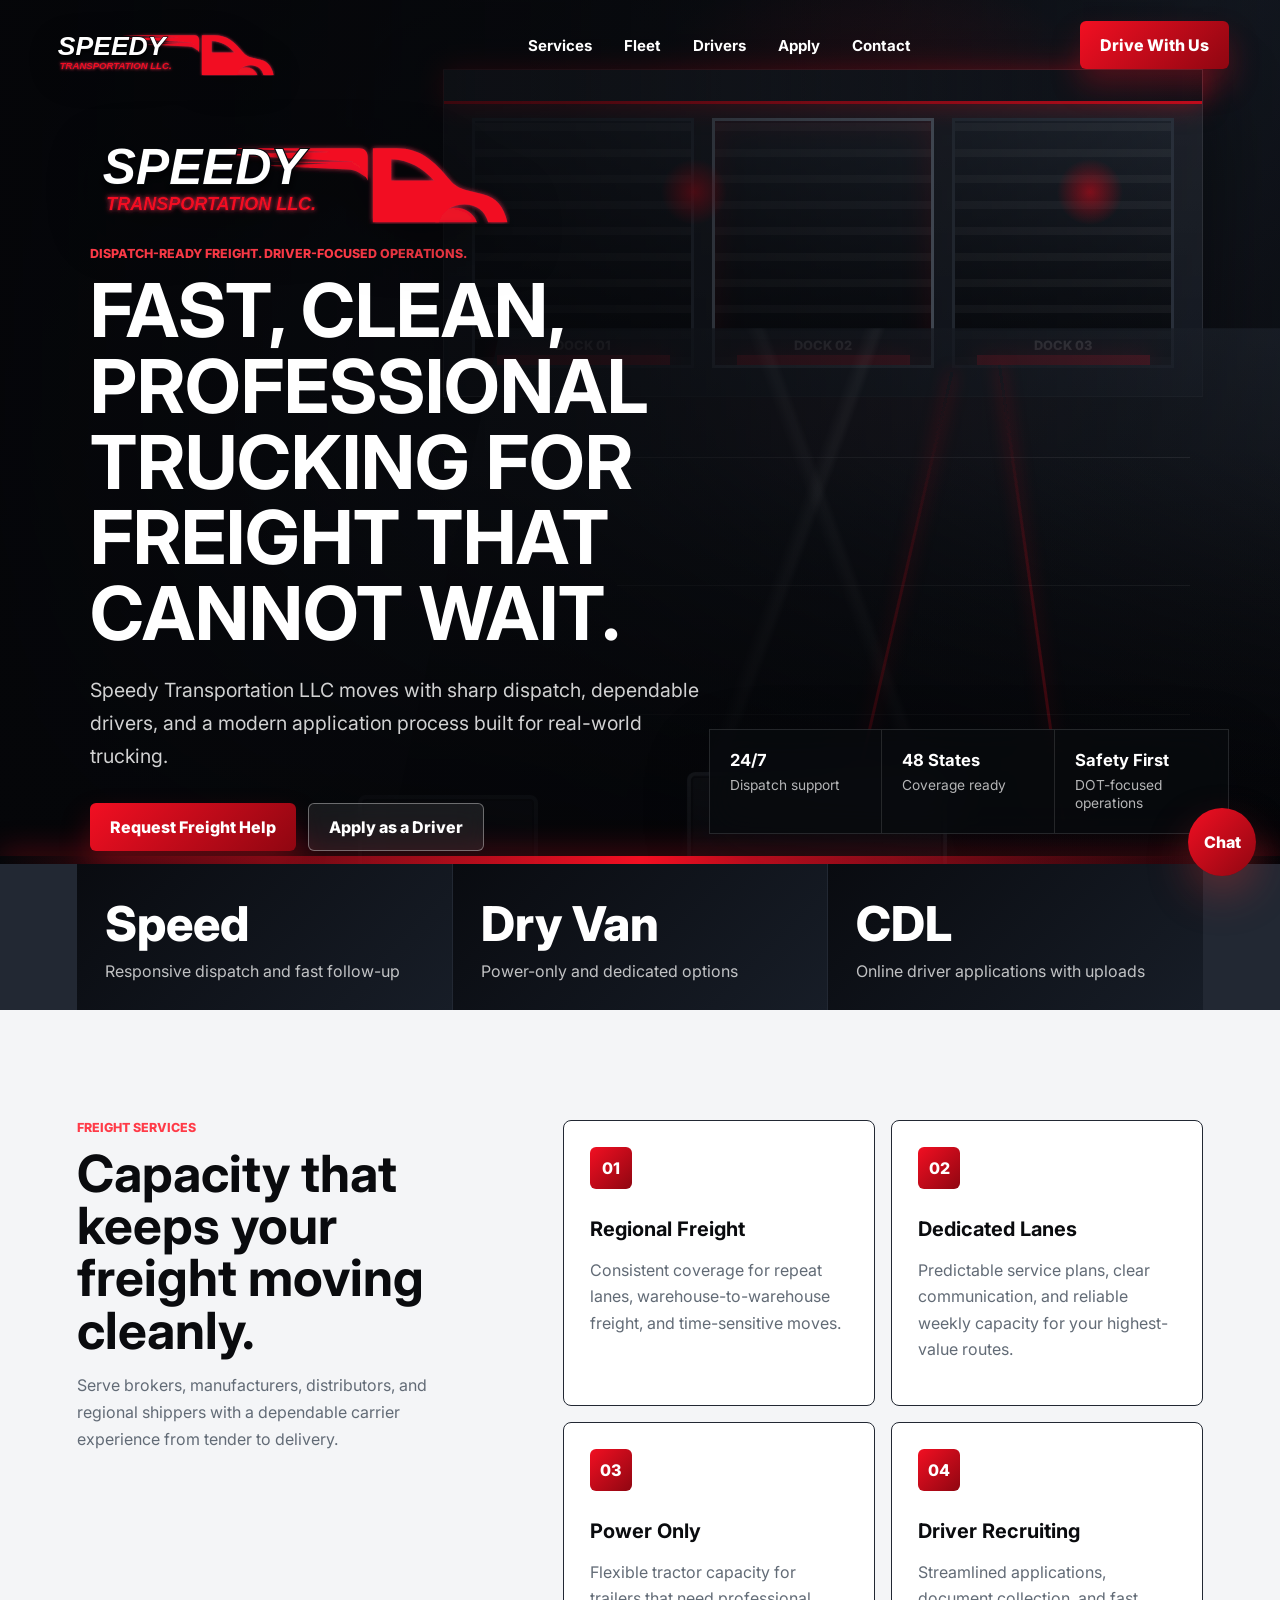
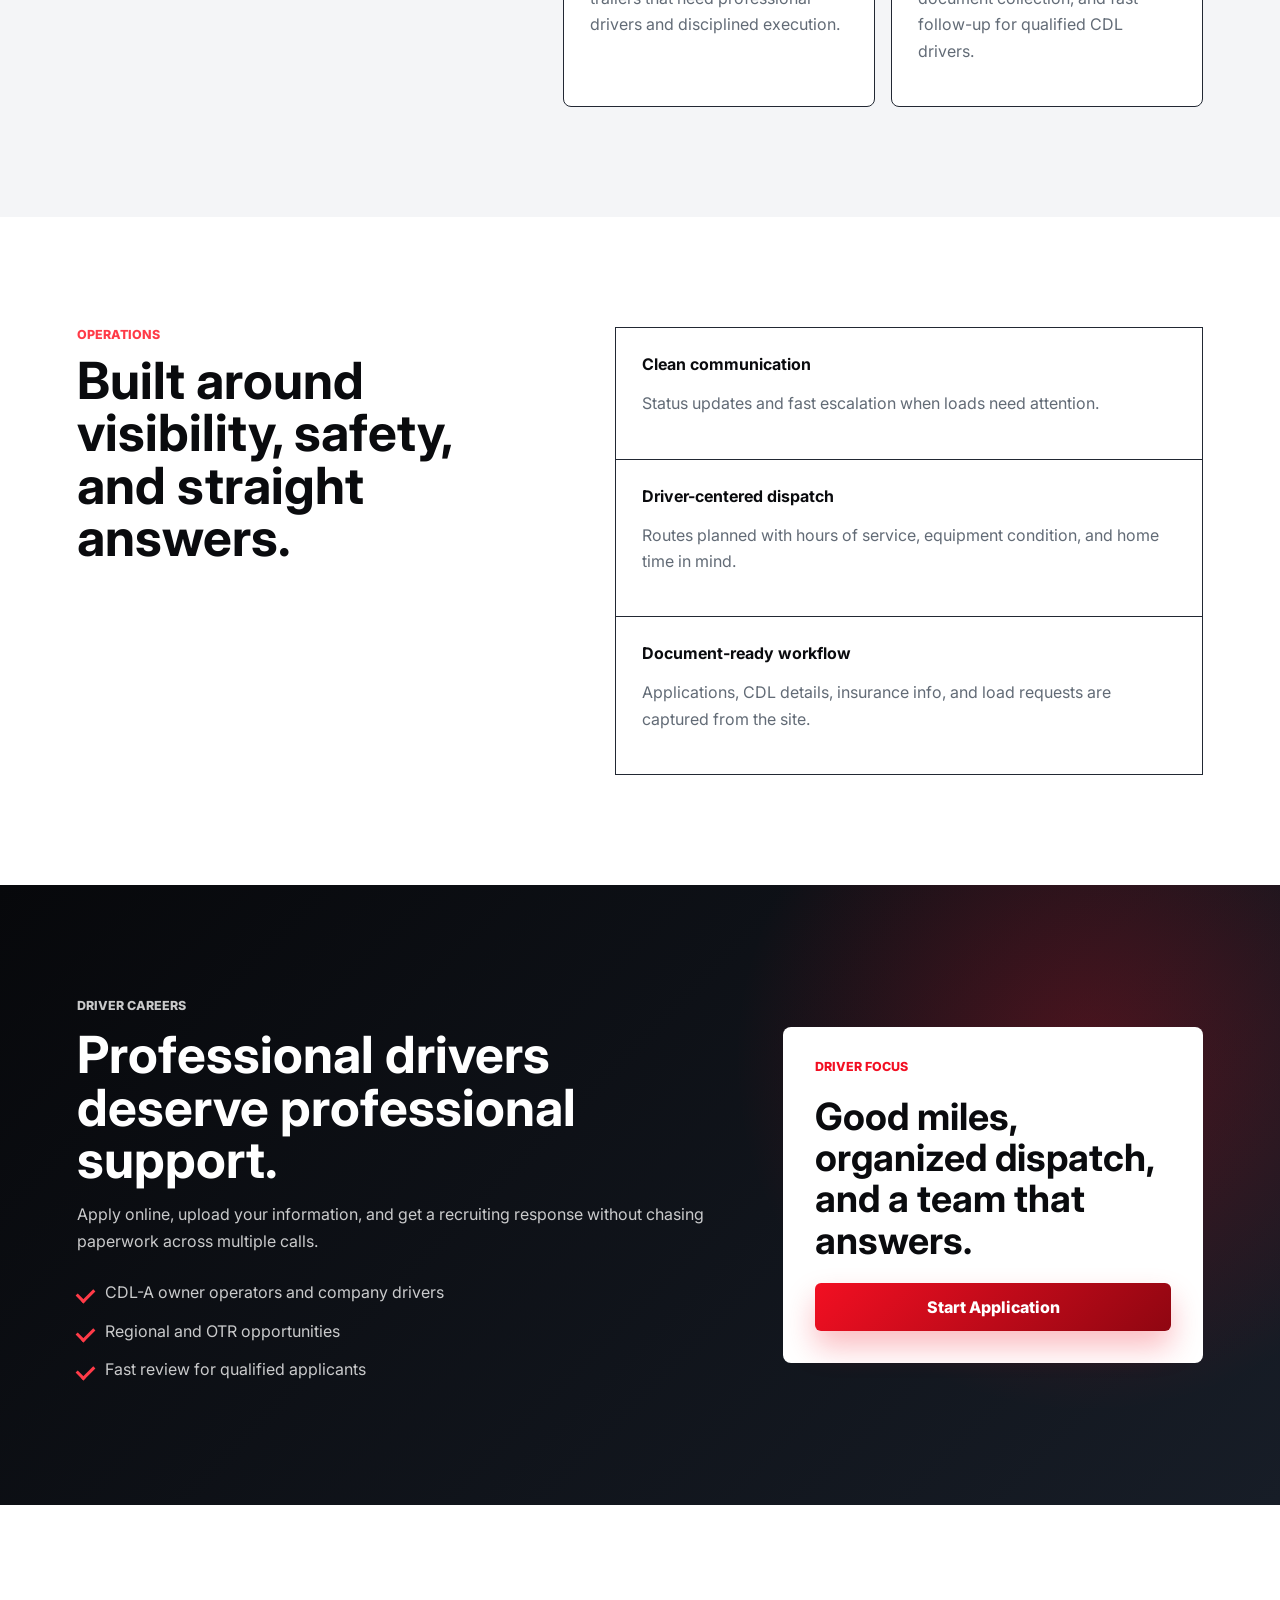
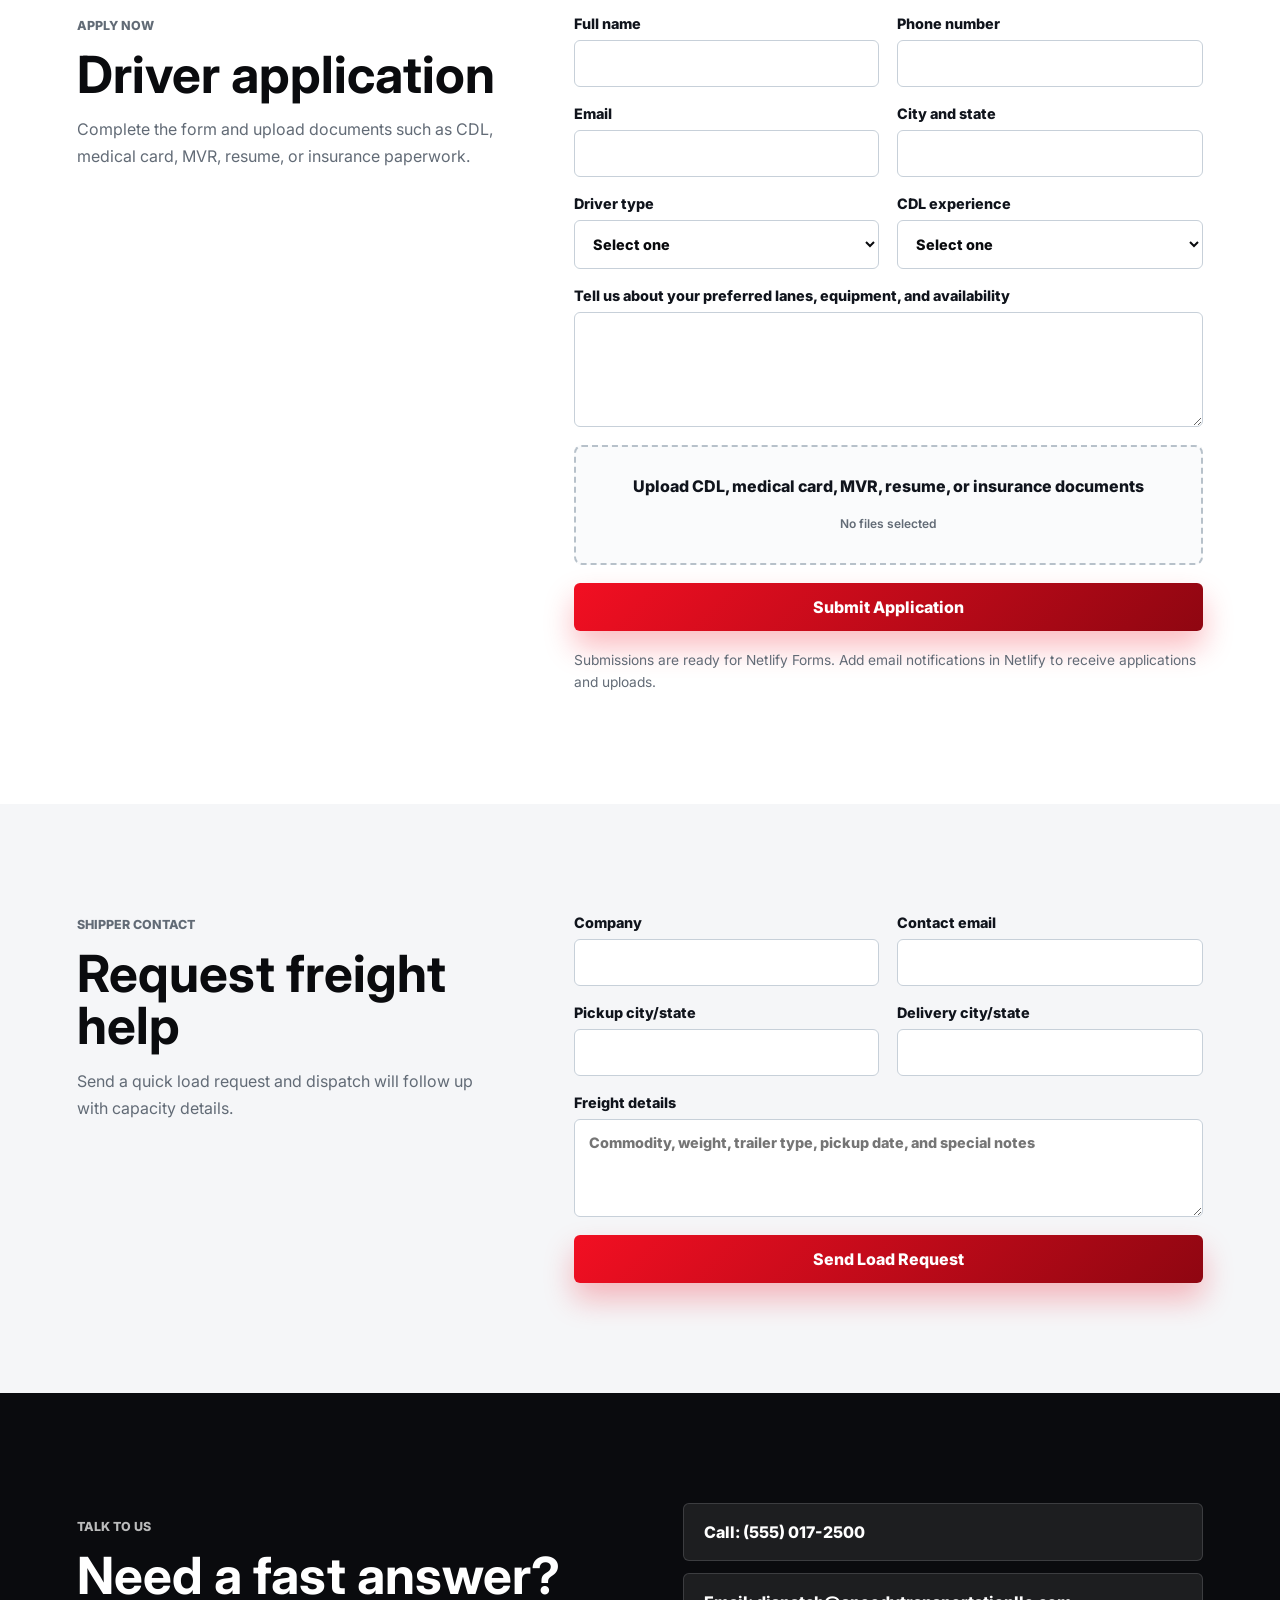
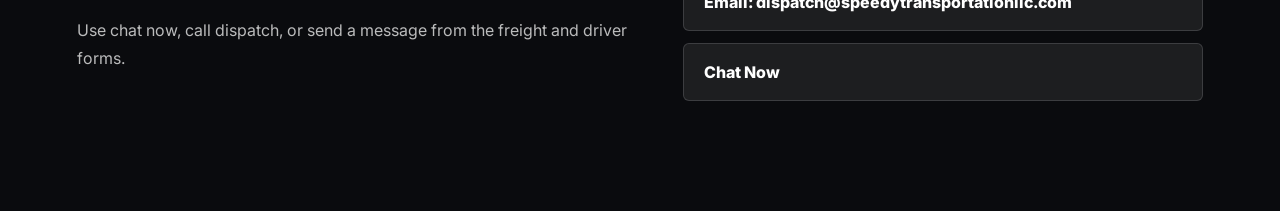
<file: index.html>
<!doctype html>
<html lang="en">
  <head>
    <meta charset="utf-8">
    <meta name="viewport" content="width=device-width, initial-scale=1">
    <title>Speedy Transportation LLC | Trucking & Driver Careers</title>
    <meta name="description" content="Professional trucking, freight hauling, dedicated lanes, and driver career applications.">
    <link rel="preconnect" href="https://fonts.googleapis.com">
    <link rel="preconnect" href="https://fonts.gstatic.com" crossorigin>
    <link href="https://fonts.googleapis.com/css2?family=Inter:wght@400;500;600;700;800&display=swap" rel="stylesheet">
    <link rel="stylesheet" href="styles.css">
  </head>
  <body>
    <header class="site-header" data-header>
      <a class="brand" href="#home" aria-label="Speedy Transportation LLC home">
        <img class="brand-logo" src="speedy-logo-white.svg" alt="Speedy Transportation LLC">
      </a>
      <button class="nav-toggle" type="button" data-nav-toggle aria-expanded="false" aria-controls="site-nav">
        <span></span>
        <span></span>
        <span></span>
      </button>
      <nav class="site-nav" id="site-nav" data-nav>
        <a href="#services">Services</a>
        <a href="#fleet">Fleet</a>
        <a href="#drivers">Drivers</a>
        <a href="#apply">Apply</a>
        <a href="#contact">Contact</a>
      </nav>
      <a class="header-action" href="#apply">Drive With Us</a>
    </header>

    <main>
      <section class="hero" id="home">
        <div class="dock-scene" aria-label="Animated trucks backing into a loading dock">
          <div class="dock-building">
            <div class="dock-roof"></div>
            <div class="dock-bay bay-left">
              <span>Dock 01</span>
            </div>
            <div class="dock-bay bay-center active">
              <span>Dock 02</span>
            </div>
            <div class="dock-bay bay-right">
              <span>Dock 03</span>
            </div>
          </div>
          <div class="dock-floor">
            <span class="guide-line guide-left"></span>
            <span class="guide-line guide-right"></span>
            <span class="floor-stripe stripe-one"></span>
            <span class="floor-stripe stripe-two"></span>
            <span class="floor-stripe stripe-three"></span>
          </div>
          <div class="animated-truck truck-primary">
            <div class="trailer-back">
              <img src="speedy-logo-white.svg" alt="">
              <span class="dock-warning">BACKING</span>
              <span class="tail-light left"></span>
              <span class="tail-light right"></span>
            </div>
            <span class="truck-shadow"></span>
          </div>
          <div class="animated-truck truck-secondary">
            <div class="trailer-back">
              <strong>SPEEDY</strong>
              <span class="tail-light left"></span>
              <span class="tail-light right"></span>
            </div>
            <span class="truck-shadow"></span>
          </div>
          <div class="dock-light light-one"></div>
          <div class="dock-light light-two"></div>
        </div>
        <div class="hero-overlay"></div>
        <div class="hero-redline" aria-hidden="true"></div>
        <div class="hero-content">
          <img class="hero-logo" src="speedy-logo-white.svg" alt="Speedy Transportation LLC">
          <p class="eyebrow">Dispatch-ready freight. Driver-focused operations.</p>
          <h1>Fast, clean, professional trucking for freight that cannot wait.</h1>
          <p class="hero-copy">Speedy Transportation LLC moves with sharp dispatch, dependable drivers, and a modern application process built for real-world trucking.</p>
          <div class="hero-actions">
            <a class="btn primary" href="#quote">Request Freight Help</a>
            <a class="btn secondary" href="#apply">Apply as a Driver</a>
          </div>
        </div>
        <div class="hero-panel" aria-label="Company highlights">
          <div>
            <strong>24/7</strong>
            <span>Dispatch support</span>
          </div>
          <div>
            <strong>48 States</strong>
            <span>Coverage ready</span>
          </div>
          <div>
            <strong>Safety First</strong>
            <span>DOT-focused operations</span>
          </div>
        </div>
      </section>

      <section class="section trust-band" aria-label="Operating standards">
        <div class="metric">
          <span>Speed</span>
          <p>Responsive dispatch and fast follow-up</p>
        </div>
        <div class="metric">
          <span>Dry Van</span>
          <p>Power-only and dedicated options</p>
        </div>
        <div class="metric">
          <span>CDL</span>
          <p>Online driver applications with uploads</p>
        </div>
      </section>

      <section class="section split" id="services">
        <div class="section-copy">
          <p class="eyebrow">Freight services</p>
          <h2>Capacity that keeps your freight moving cleanly.</h2>
          <p>Serve brokers, manufacturers, distributors, and regional shippers with a dependable carrier experience from tender to delivery.</p>
        </div>
        <div class="service-grid">
          <article class="service-card">
            <span class="card-icon">01</span>
            <h3>Regional Freight</h3>
            <p>Consistent coverage for repeat lanes, warehouse-to-warehouse freight, and time-sensitive moves.</p>
          </article>
          <article class="service-card">
            <span class="card-icon">02</span>
            <h3>Dedicated Lanes</h3>
            <p>Predictable service plans, clear communication, and reliable weekly capacity for your highest-value routes.</p>
          </article>
          <article class="service-card">
            <span class="card-icon">03</span>
            <h3>Power Only</h3>
            <p>Flexible tractor capacity for trailers that need professional drivers and disciplined execution.</p>
          </article>
          <article class="service-card">
            <span class="card-icon">04</span>
            <h3>Driver Recruiting</h3>
            <p>Streamlined applications, document collection, and fast follow-up for qualified CDL drivers.</p>
          </article>
        </div>
      </section>

      <section class="section operations" id="fleet">
        <div>
          <p class="eyebrow">Operations</p>
          <h2>Built around visibility, safety, and straight answers.</h2>
        </div>
        <div class="ops-list">
          <div>
            <strong>Clean communication</strong>
            <p>Status updates and fast escalation when loads need attention.</p>
          </div>
          <div>
            <strong>Driver-centered dispatch</strong>
            <p>Routes planned with hours of service, equipment condition, and home time in mind.</p>
          </div>
          <div>
            <strong>Document-ready workflow</strong>
            <p>Applications, CDL details, insurance info, and load requests are captured from the site.</p>
          </div>
        </div>
      </section>

      <section class="section driver-section" id="drivers">
        <div class="driver-copy">
          <p class="eyebrow">Driver careers</p>
          <h2>Professional drivers deserve professional support.</h2>
          <p>Apply online, upload your information, and get a recruiting response without chasing paperwork across multiple calls.</p>
          <ul class="check-list">
            <li>CDL-A owner operators and company drivers</li>
            <li>Regional and OTR opportunities</li>
            <li>Fast review for qualified applicants</li>
          </ul>
        </div>
        <div class="pay-card">
          <span>Driver Focus</span>
          <strong>Good miles, organized dispatch, and a team that answers.</strong>
          <a class="btn primary" href="#apply">Start Application</a>
        </div>
      </section>

      <section class="section form-section" id="apply">
        <div class="form-intro">
          <p class="eyebrow">Apply now</p>
          <h2>Driver application</h2>
          <p>Complete the form and upload documents such as CDL, medical card, MVR, resume, or insurance paperwork.</p>
        </div>
        <form class="smart-form" id="driverForm" name="driver-application" method="POST" action="thank-you.html" data-netlify="true" data-netlify-honeypot="bot-field" enctype="multipart/form-data">
          <input type="hidden" name="form-name" value="driver-application">
          <p class="hidden-field">
            <label>Do not fill this out <input name="bot-field"></label>
          </p>
          <div class="form-grid">
            <label>
              Full name
              <input name="fullName" type="text" autocomplete="name" required>
            </label>
            <label>
              Phone number
              <input name="phone" type="tel" autocomplete="tel" required>
            </label>
            <label>
              Email
              <input name="email" type="email" autocomplete="email" required>
            </label>
            <label>
              City and state
              <input name="location" type="text" autocomplete="address-level2" required>
            </label>
            <label>
              Driver type
              <select name="driverType" required>
                <option value="">Select one</option>
                <option>Company driver</option>
                <option>Owner operator</option>
                <option>Lease purchase</option>
                <option>Team driver</option>
              </select>
            </label>
            <label>
              CDL experience
              <select name="experience" required>
                <option value="">Select one</option>
                <option>Less than 6 months</option>
                <option>6-12 months</option>
                <option>1-2 years</option>
                <option>3+ years</option>
              </select>
            </label>
          </div>
          <label>
            Tell us about your preferred lanes, equipment, and availability
            <textarea name="message" rows="5" required></textarea>
          </label>
          <label class="upload-box" for="driverFiles">
            <input id="driverFiles" name="driverFiles" type="file" multiple accept=".pdf,.doc,.docx,.jpg,.jpeg,.png">
            <span>Upload CDL, medical card, MVR, resume, or insurance documents</span>
            <small data-file-list>No files selected</small>
          </label>
          <button class="btn primary wide" type="submit">Submit Application</button>
          <p class="form-note">Submissions are ready for Netlify Forms. Add email notifications in Netlify to receive applications and uploads.</p>
        </form>
      </section>

      <section class="section form-section compact" id="quote">
        <div class="form-intro">
          <p class="eyebrow">Shipper contact</p>
          <h2>Request freight help</h2>
          <p>Send a quick load request and dispatch will follow up with capacity details.</p>
        </div>
        <form class="smart-form" id="quoteForm" name="freight-request" method="POST" action="thank-you.html" data-netlify="true" data-netlify-honeypot="bot-field">
          <input type="hidden" name="form-name" value="freight-request">
          <p class="hidden-field">
            <label>Do not fill this out <input name="bot-field"></label>
          </p>
          <div class="form-grid">
            <label>
              Company
              <input name="company" type="text" required>
            </label>
            <label>
              Contact email
              <input name="email" type="email" required>
            </label>
            <label>
              Pickup city/state
              <input name="pickup" type="text" required>
            </label>
            <label>
              Delivery city/state
              <input name="delivery" type="text" required>
            </label>
          </div>
          <label>
            Freight details
            <textarea name="details" rows="4" placeholder="Commodity, weight, trailer type, pickup date, and special notes" required></textarea>
          </label>
          <button class="btn primary wide" type="submit">Send Load Request</button>
        </form>
      </section>

      <section class="section contact-section" id="contact">
        <div>
          <p class="eyebrow">Talk to us</p>
          <h2>Need a fast answer?</h2>
          <p>Use chat now, call dispatch, or send a message from the freight and driver forms.</p>
        </div>
        <div class="contact-actions">
          <a class="contact-link" href="tel:+15550172500">Call: (555) 017-2500</a>
          <a class="contact-link" data-email-link href="mailto:dispatch@speedytransportationllc.com">Email: dispatch@speedytransportationllc.com</a>
          <button class="contact-link button-link" type="button" data-chat-open>Chat Now</button>
        </div>
      </section>
    </main>

    <button class="chat-fab" type="button" data-chat-open aria-label="Open chat">Chat</button>
    <aside class="chat-panel" data-chat-panel aria-hidden="true">
      <div class="chat-header">
        <div>
          <strong>Chat now</strong>
          <span>Usually replies by email</span>
        </div>
          <button type="button" data-chat-close aria-label="Close chat">x</button>
      </div>
      <div class="chat-body">
        <p class="bot-message">Hi, send your question and dispatch or recruiting will follow up by email.</p>
        <form id="chatForm" name="chat-message" method="POST" action="thank-you.html" data-netlify="true" data-netlify-honeypot="bot-field">
          <input type="hidden" name="form-name" value="chat-message">
          <p class="hidden-field">
            <label>Do not fill this out <input name="bot-field"></label>
          </p>
          <label>
            Name
            <input name="name" type="text" required>
          </label>
          <label>
            Email or phone
            <input name="contact" type="text" required>
          </label>
          <label>
            Message
            <textarea name="message" rows="4" required></textarea>
          </label>
          <button class="btn primary wide" type="submit">Send Chat Message</button>
        </form>
      </div>
    </aside>

    <div class="toast" data-toast role="status" aria-live="polite"></div>
    <script src="script.js"></script>
  </body>
</html>
</file>
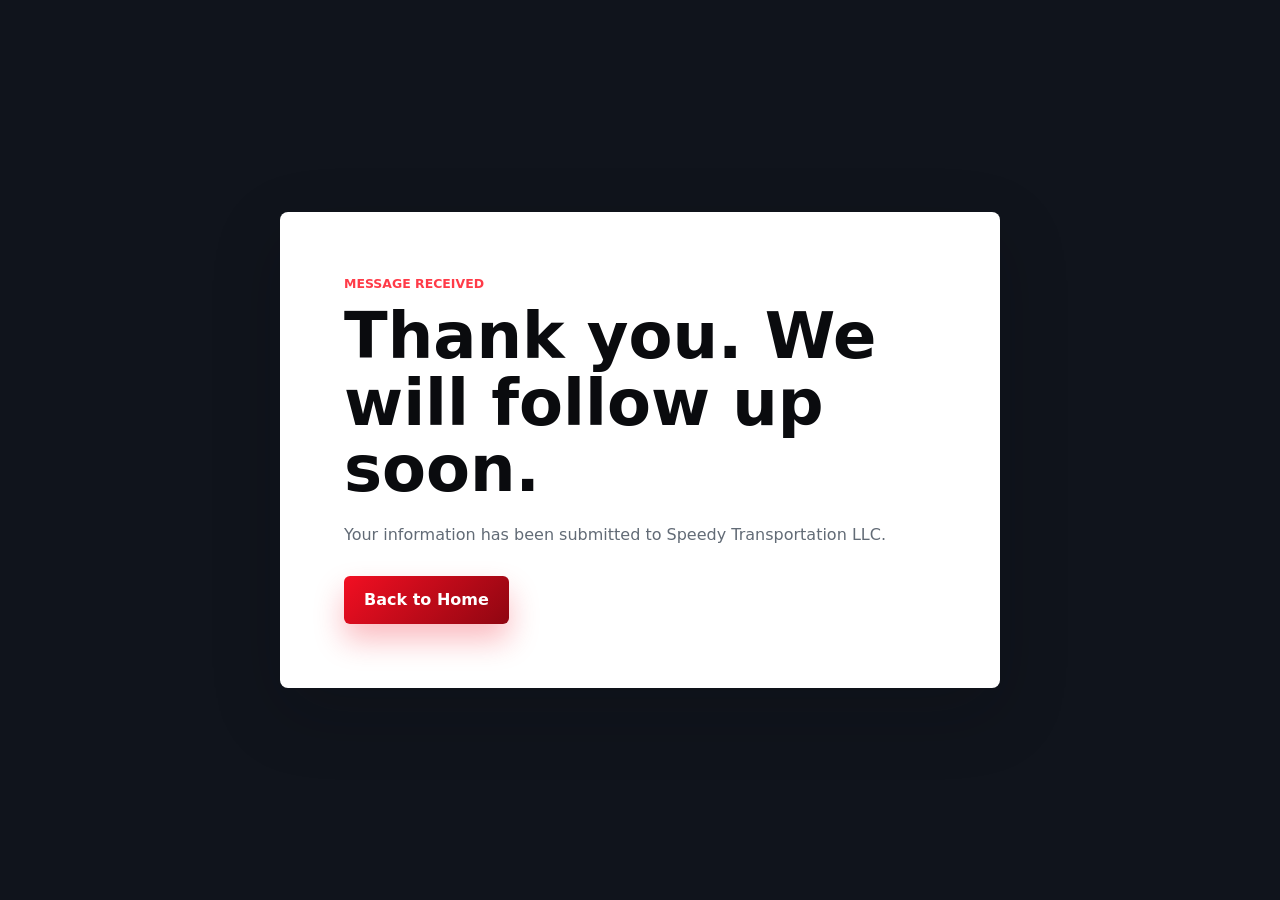
<file: thank-you.html>
<!doctype html>
<html lang="en">
  <head>
    <meta charset="utf-8">
    <meta name="viewport" content="width=device-width, initial-scale=1">
    <title>Thank You | Speedy Transportation LLC</title>
    <link rel="stylesheet" href="styles.css">
  </head>
  <body class="thanks-page">
    <main class="thanks-wrap">
      <section class="thanks-card">
        <p class="eyebrow">Message received</p>
        <h1>Thank you. We will follow up soon.</h1>
        <p>Your information has been submitted to Speedy Transportation LLC.</p>
        <a class="btn primary" href="index.html">Back to Home</a>
      </section>
    </main>
  </body>
</html>
</file>
<file: styles.css>
:root {
  --ink: #0a0b0e;
  --muted: #626b76;
  --line: #222833;
  --paper: #ffffff;
  --soft: #f5f6f8;
  --navy: #10141c;
  --red: #f20f22;
  --deep-red: #8f0611;
  --gold: #ff3b48;
  --green: #277b5b;
  --shadow: 0 24px 70px rgba(10, 11, 14, 0.2);
}

* {
  box-sizing: border-box;
}

html {
  scroll-behavior: smooth;
}

body {
  margin: 0;
  font-family: Inter, system-ui, -apple-system, BlinkMacSystemFont, "Segoe UI", sans-serif;
  color: var(--ink);
  background: var(--paper);
}

img {
  max-width: 100%;
  display: block;
}

a {
  color: inherit;
  text-decoration: none;
}

button,
input,
select,
textarea {
  font: inherit;
}

.site-header {
  position: fixed;
  inset: 0 0 auto 0;
  z-index: 50;
  min-height: 86px;
  display: grid;
  grid-template-columns: auto 1fr auto;
  align-items: center;
  gap: 28px;
  padding: 14px clamp(18px, 4vw, 56px);
  color: #fff;
  transition: background 180ms ease, box-shadow 180ms ease, color 180ms ease;
}

.site-header.is-scrolled,
.site-header.is-open {
  background: rgba(8, 10, 14, 0.94);
  color: #fff;
  box-shadow: 0 10px 34px rgba(0, 0, 0, 0.22);
  backdrop-filter: blur(16px);
}

.brand {
  display: inline-flex;
  align-items: center;
  gap: 12px;
  min-width: max-content;
}

.brand-logo {
  width: clamp(176px, 24vw, 310px);
  height: 62px;
  object-fit: contain;
  object-position: left center;
  filter: drop-shadow(0 8px 16px rgba(0, 0, 0, 0.24));
}

.site-nav {
  justify-self: center;
  display: flex;
  align-items: center;
  gap: 8px;
}

.site-nav a {
  padding: 10px 12px;
  border-radius: 6px;
  font-size: 0.94rem;
  font-weight: 700;
}

.site-nav a:hover {
  background: rgba(242, 15, 34, 0.16);
}

.site-header.is-scrolled .site-nav a:hover,
.site-header.is-open .site-nav a:hover {
  background: rgba(242, 15, 34, 0.16);
}

.site-header.is-scrolled .brand-logo,
.site-header.is-open .brand-logo {
  filter: none;
}

.header-action,
.btn {
  display: inline-flex;
  align-items: center;
  justify-content: center;
  min-height: 48px;
  padding: 0 20px;
  border: 0;
  border-radius: 6px;
  font-weight: 800;
  cursor: pointer;
  white-space: nowrap;
}

.header-action,
.btn.primary {
  background: linear-gradient(135deg, var(--red), var(--deep-red));
  color: #fff;
  box-shadow: 0 16px 30px rgba(242, 15, 34, 0.28);
}

.btn.secondary {
  background: rgba(255, 255, 255, 0.08);
  color: #fff;
  border: 1px solid rgba(255, 255, 255, 0.36);
  backdrop-filter: blur(10px);
}

.btn.wide {
  width: 100%;
}

.nav-toggle {
  display: none;
  width: 44px;
  height: 44px;
  border: 1px solid currentColor;
  border-radius: 6px;
  background: transparent;
  color: inherit;
}

.nav-toggle span {
  display: block;
  width: 20px;
  height: 2px;
  margin: 5px auto;
  background: currentColor;
}

.hero {
  position: relative;
  min-height: 96vh;
  display: flex;
  align-items: center;
  overflow: hidden;
  color: #fff;
  background: #050609;
}

.dock-scene,
.hero-overlay {
  position: absolute;
  inset: 0;
  width: 100%;
  height: 100%;
}

.dock-scene {
  z-index: 1;
  overflow: hidden;
  background:
    radial-gradient(circle at 68% 28%, rgba(242, 15, 34, 0.34), transparent 27%),
    linear-gradient(145deg, #07080b 0%, #151a23 48%, #07080b 100%);
}

.hero-overlay {
  z-index: 2;
  background:
    linear-gradient(90deg, rgba(5, 6, 9, 0.96) 0%, rgba(5, 6, 9, 0.72) 44%, rgba(5, 6, 9, 0.16) 100%),
    linear-gradient(0deg, rgba(5, 6, 9, 0.84), transparent 48%);
}

.dock-building {
  position: absolute;
  top: 8%;
  right: clamp(18px, 6vw, 96px);
  width: min(760px, 60vw);
  height: 38%;
  display: grid;
  grid-template-columns: repeat(3, 1fr);
  gap: 18px;
  padding: 48px 28px 28px;
  background:
    linear-gradient(180deg, rgba(255, 255, 255, 0.08), rgba(255, 255, 255, 0.02)),
    #141923;
  border: 1px solid rgba(255, 255, 255, 0.1);
  box-shadow: 0 30px 80px rgba(0, 0, 0, 0.45);
}

.dock-roof {
  position: absolute;
  inset: 0 0 auto 0;
  height: 34px;
  background: linear-gradient(90deg, #2a303b, #10141c);
  border-bottom: 3px solid var(--red);
  box-shadow: 0 0 26px rgba(242, 15, 34, 0.52);
}

.dock-bay {
  position: relative;
  display: grid;
  place-items: end center;
  padding-bottom: 12px;
  overflow: hidden;
  background:
    repeating-linear-gradient(0deg, rgba(255, 255, 255, 0.06) 0 8px, transparent 8px 26px),
    linear-gradient(180deg, #242b36, #07090d);
  border: 3px solid #343c49;
  color: rgba(255, 255, 255, 0.68);
  font-size: 0.8rem;
  font-weight: 800;
  text-transform: uppercase;
}

.dock-bay::after {
  content: "";
  position: absolute;
  inset: auto 10% 0;
  height: 10px;
  background: var(--red);
  box-shadow: 0 0 20px rgba(242, 15, 34, 0.78);
}

.dock-bay.active {
  border-color: #6a7484;
  box-shadow: inset 0 0 30px rgba(242, 15, 34, 0.18);
}

.dock-floor {
  position: absolute;
  right: 0;
  bottom: 0;
  width: min(900px, 70vw);
  height: 62%;
  background:
    linear-gradient(110deg, transparent 0 44%, rgba(255, 255, 255, 0.07) 45% 45.4%, transparent 46%),
    linear-gradient(70deg, transparent 0 51%, rgba(255, 255, 255, 0.06) 52% 52.4%, transparent 53%),
    linear-gradient(180deg, rgba(32, 38, 48, 0.75), rgba(5, 6, 9, 0.96));
  clip-path: polygon(13% 0, 100% 0, 100% 100%, 0 100%);
}

.guide-line {
  position: absolute;
  bottom: 8%;
  width: 3px;
  height: 86%;
  background: linear-gradient(180deg, rgba(242, 15, 34, 0), rgba(242, 15, 34, 0.95));
  transform-origin: bottom;
  box-shadow: 0 0 16px rgba(242, 15, 34, 0.7);
}

.guide-left {
  right: 48%;
  transform: rotate(13deg);
}

.guide-right {
  right: 24%;
  transform: rotate(-8deg);
}

.floor-stripe {
  position: absolute;
  left: 26%;
  right: 10%;
  height: 1px;
  background: rgba(255, 255, 255, 0.1);
}

.stripe-one {
  top: 24%;
}

.stripe-two {
  top: 48%;
}

.stripe-three {
  top: 72%;
}

.animated-truck {
  position: absolute;
  z-index: 2;
  width: min(260px, 22vw);
  aspect-ratio: 1 / 1.15;
  will-change: transform, opacity;
}

.truck-primary {
  right: 26%;
  bottom: -24%;
  animation: backIntoDock 7.5s cubic-bezier(0.38, 0, 0.18, 1) infinite;
}

.truck-secondary {
  right: 58%;
  bottom: -16%;
  width: min(180px, 16vw);
  opacity: 0.72;
  animation: sideDock 9s cubic-bezier(0.38, 0, 0.18, 1) infinite 1.2s;
}

.trailer-back {
  position: relative;
  height: 78%;
  display: grid;
  place-items: center;
  padding: 20px;
  background:
    linear-gradient(180deg, rgba(255, 255, 255, 0.16), rgba(255, 255, 255, 0.04)),
    #1a1f29;
  border: 4px solid #727b89;
  border-radius: 8px 8px 4px 4px;
  box-shadow:
    inset 0 0 0 2px rgba(0, 0, 0, 0.45),
    0 24px 60px rgba(0, 0, 0, 0.42);
}

.trailer-back img {
  width: 82%;
  height: auto;
}

.trailer-back strong {
  color: #fff;
  font-size: clamp(1.2rem, 2.4vw, 2rem);
  font-style: italic;
  text-transform: uppercase;
}

.dock-warning {
  position: absolute;
  left: 50%;
  bottom: 18px;
  transform: translateX(-50%);
  color: var(--red);
  font-size: 0.72rem;
  font-weight: 900;
}

.tail-light {
  position: absolute;
  bottom: 16px;
  width: 14px;
  height: 26px;
  background: var(--red);
  box-shadow: 0 0 18px rgba(242, 15, 34, 0.9);
  animation: tailPulse 1.2s ease-in-out infinite;
}

.tail-light.left {
  left: 18px;
}

.tail-light.right {
  right: 18px;
}

.truck-shadow {
  position: absolute;
  left: 7%;
  right: 7%;
  bottom: 11%;
  height: 18px;
  background: rgba(0, 0, 0, 0.55);
  filter: blur(10px);
  border-radius: 50%;
}

.dock-light {
  position: absolute;
  top: 18%;
  width: 72px;
  height: 72px;
  border-radius: 50%;
  background: radial-gradient(circle, rgba(242, 15, 34, 0.72), transparent 65%);
  animation: lightSweep 3.8s ease-in-out infinite;
}

.light-one {
  right: 43%;
}

.light-two {
  right: 12%;
  animation-delay: 1.4s;
}

@keyframes backIntoDock {
  0% {
    transform: translate3d(28%, 18%, 0) scale(1.18);
    opacity: 0;
  }
  12% {
    opacity: 1;
  }
  58% {
    transform: translate3d(-10%, -76%, 0) scale(0.66);
    opacity: 1;
  }
  76% {
    transform: translate3d(-10%, -76%, 0) scale(0.66);
    opacity: 1;
  }
  100% {
    transform: translate3d(28%, 18%, 0) scale(1.18);
    opacity: 0;
  }
}

@keyframes sideDock {
  0% {
    transform: translate3d(30%, 16%, 0) scale(1);
    opacity: 0;
  }
  18% {
    opacity: 0.72;
  }
  62% {
    transform: translate3d(4%, -62%, 0) scale(0.58);
    opacity: 0.72;
  }
  80% {
    transform: translate3d(4%, -62%, 0) scale(0.58);
    opacity: 0.72;
  }
  100% {
    transform: translate3d(30%, 16%, 0) scale(1);
    opacity: 0;
  }
}

@keyframes tailPulse {
  50% {
    opacity: 0.42;
  }
}

@keyframes lightSweep {
  50% {
    transform: translateY(10px) scale(1.18);
    opacity: 0.52;
  }
}

.hero-redline {
  position: absolute;
  z-index: 2;
  left: 0;
  right: 0;
  bottom: 0;
  height: 8px;
  background: linear-gradient(90deg, transparent, var(--red), transparent);
  box-shadow: 0 0 30px rgba(242, 15, 34, 0.7);
}

.hero-content {
  position: relative;
  z-index: 2;
  width: min(820px, calc(100% - 36px));
  margin-left: clamp(18px, 7vw, 96px);
  padding-top: 96px;
}

.hero-logo {
  width: min(420px, 74vw);
  height: auto;
  margin: 0 0 22px;
  filter: drop-shadow(0 14px 26px rgba(0, 0, 0, 0.5));
}

.eyebrow {
  margin: 0 0 12px;
  color: var(--gold);
  font-size: 0.78rem;
  font-weight: 800;
  text-transform: uppercase;
  letter-spacing: 0;
}

.hero h1,
.section h2 {
  margin: 0;
  line-height: 1.02;
  letter-spacing: 0;
}

.hero h1 {
  max-width: 780px;
  font-size: clamp(2.55rem, 5.8vw, 6.2rem);
  text-transform: uppercase;
}

.hero-copy {
  max-width: 620px;
  margin: 22px 0 0;
  color: rgba(255, 255, 255, 0.82);
  font-size: clamp(1rem, 2vw, 1.22rem);
  line-height: 1.7;
}

.hero-actions {
  display: flex;
  flex-wrap: wrap;
  gap: 12px;
  margin-top: 30px;
}

.hero-panel {
  position: absolute;
  z-index: 3;
  right: clamp(18px, 4vw, 58px);
  bottom: 30px;
  width: min(520px, calc(100% - 36px));
  display: grid;
  grid-template-columns: repeat(3, 1fr);
  background: rgba(8, 10, 14, 0.82);
  color: #fff;
  border: 1px solid rgba(255, 255, 255, 0.12);
  backdrop-filter: blur(18px);
  box-shadow: var(--shadow);
}

.hero-panel div {
  padding: 20px;
  border-right: 1px solid rgba(255, 255, 255, 0.12);
}

.hero-panel div:last-child {
  border-right: 0;
}

.hero-panel strong,
.hero-panel span {
  display: block;
}

.hero-panel strong {
  font-size: 1.04rem;
}

.hero-panel span {
  margin-top: 6px;
  color: rgba(255, 255, 255, 0.7);
  font-size: 0.86rem;
  line-height: 1.35;
}

.section {
  padding: clamp(58px, 9vw, 110px) clamp(18px, 6vw, 78px);
}

.trust-band {
  display: grid;
  grid-template-columns: repeat(3, 1fr);
  gap: 1px;
  padding-top: 0;
  padding-bottom: 0;
  background: var(--line);
}

.metric {
  min-height: 146px;
  display: flex;
  flex-direction: column;
  justify-content: center;
  padding: 28px;
  background: linear-gradient(135deg, #090b10, #171d27);
  color: #fff;
}

.metric span {
  font-size: clamp(1.7rem, 4vw, 3rem);
  font-weight: 800;
}

.metric p {
  margin: 8px 0 0;
  color: rgba(255, 255, 255, 0.74);
}

.split {
  display: grid;
  grid-template-columns: minmax(260px, 0.78fr) 1.22fr;
  gap: clamp(28px, 6vw, 80px);
  align-items: start;
  background: #f4f5f7;
}

.section-copy h2,
.operations h2,
.driver-copy h2,
.form-intro h2,
.contact-section h2 {
  font-size: clamp(2rem, 4vw, 4rem);
}

.section-copy p:not(.eyebrow),
.driver-copy p,
.form-intro p,
.contact-section p {
  color: var(--muted);
  line-height: 1.7;
}

.service-grid {
  display: grid;
  grid-template-columns: repeat(2, minmax(0, 1fr));
  gap: 16px;
}

.service-card {
  min-height: 236px;
  padding: 26px;
  background: #fff;
  border: 1px solid var(--line);
  border-radius: 8px;
}

.card-icon {
  display: inline-grid;
  place-items: center;
  width: 42px;
  height: 42px;
  background: linear-gradient(135deg, var(--red), var(--deep-red));
  color: #fff;
  border-radius: 6px;
  font-weight: 800;
}

.service-card h3 {
  margin: 28px 0 10px;
  font-size: 1.25rem;
}

.service-card p,
.ops-list p,
.check-list,
.form-note {
  color: var(--muted);
  line-height: 1.65;
}

.operations {
  display: grid;
  grid-template-columns: 0.88fr 1.12fr;
  gap: clamp(28px, 6vw, 80px);
}

.ops-list {
  display: grid;
  gap: 1px;
  background: var(--line);
  border: 1px solid var(--line);
}

.ops-list div {
  padding: 26px;
  background: #fff;
}

.driver-section {
  display: grid;
  grid-template-columns: 1fr minmax(280px, 420px);
  gap: clamp(28px, 6vw, 90px);
  align-items: center;
  background:
    radial-gradient(circle at 85% 28%, rgba(242, 15, 34, 0.26), transparent 30%),
    linear-gradient(135deg, #07080b, #171d27);
  color: #fff;
}

.driver-copy p,
.driver-copy .check-list {
  color: rgba(255, 255, 255, 0.78);
}

.check-list {
  padding: 0;
  margin: 24px 0 0;
  list-style: none;
}

.check-list li {
  position: relative;
  padding-left: 28px;
  margin: 12px 0;
}

.check-list li::before {
  content: "";
  position: absolute;
  left: 0;
  top: 0.55em;
  width: 14px;
  height: 8px;
  border-left: 3px solid var(--gold);
  border-bottom: 3px solid var(--gold);
  transform: rotate(-45deg);
}

.pay-card {
  display: grid;
  gap: 22px;
  padding: 32px;
  background: #fff;
  color: var(--ink);
  border-radius: 8px;
}

.pay-card span {
  color: var(--red);
  font-weight: 800;
  text-transform: uppercase;
  letter-spacing: 0;
  font-size: 0.78rem;
}

.pay-card strong {
  font-size: clamp(1.45rem, 3vw, 2.35rem);
  line-height: 1.1;
}

.form-section {
  display: grid;
  grid-template-columns: minmax(240px, 420px) 1fr;
  gap: clamp(28px, 6vw, 86px);
  align-items: start;
  background: #fff;
}

.form-section.compact {
  background: var(--soft);
}

.smart-form {
  display: grid;
  gap: 18px;
}

.form-grid {
  display: grid;
  grid-template-columns: repeat(2, minmax(0, 1fr));
  gap: 18px;
}

label {
  display: grid;
  gap: 8px;
  color: var(--navy);
  font-size: 0.9rem;
  font-weight: 800;
}

input,
select,
textarea {
  width: 100%;
  border: 1px solid #c7d0d9;
  border-radius: 6px;
  background: #fff;
  color: var(--ink);
  padding: 14px 14px;
  outline: none;
}

textarea {
  resize: vertical;
}

input:focus,
select:focus,
textarea:focus {
  border-color: var(--red);
  box-shadow: 0 0 0 4px rgba(201, 50, 50, 0.12);
}

.hidden-field {
  display: none;
}

.upload-box {
  min-height: 120px;
  place-items: center;
  text-align: center;
  border: 2px dashed #b7c1ca;
  border-radius: 8px;
  padding: 24px;
  background: #fafbfc;
  cursor: pointer;
}

.upload-box input {
  position: absolute;
  width: 1px;
  height: 1px;
  opacity: 0;
  pointer-events: none;
}

.upload-box span {
  font-size: 1rem;
}

.upload-box small {
  color: var(--muted);
  font-weight: 600;
  line-height: 1.45;
}

.form-note {
  margin: 0;
  font-size: 0.86rem;
}

.contact-section {
  display: grid;
  grid-template-columns: 1fr minmax(280px, 520px);
  gap: 32px;
  align-items: center;
  background: var(--ink);
  color: #fff;
}

.contact-section p {
  color: rgba(255, 255, 255, 0.72);
}

.contact-actions {
  display: grid;
  gap: 12px;
}

.contact-link {
  display: flex;
  align-items: center;
  min-height: 58px;
  padding: 0 20px;
  background: rgba(255, 255, 255, 0.08);
  border: 1px solid rgba(255, 255, 255, 0.14);
  border-radius: 6px;
  color: #fff;
  font-weight: 800;
}

.button-link {
  width: 100%;
  text-align: left;
  cursor: pointer;
}

.chat-fab {
  position: fixed;
  z-index: 60;
  right: 24px;
  bottom: 24px;
  width: 68px;
  height: 68px;
  border: 0;
  border-radius: 50%;
  background: linear-gradient(135deg, var(--red), var(--deep-red));
  color: #fff;
  font-weight: 800;
  box-shadow: 0 18px 40px rgba(201, 50, 50, 0.34);
  cursor: pointer;
}

.chat-panel {
  position: fixed;
  z-index: 70;
  right: 24px;
  bottom: 104px;
  width: min(390px, calc(100vw - 32px));
  max-height: min(680px, calc(100vh - 132px));
  overflow: auto;
  background: #fff;
  border-radius: 8px;
  box-shadow: var(--shadow);
  transform: translateY(18px);
  opacity: 0;
  pointer-events: none;
  transition: opacity 160ms ease, transform 160ms ease;
}

.chat-panel.is-open {
  opacity: 1;
  pointer-events: auto;
  transform: translateY(0);
}

.chat-header {
  display: flex;
  justify-content: space-between;
  gap: 16px;
  padding: 18px;
  background: var(--navy);
  color: #fff;
}

.chat-header strong,
.chat-header span {
  display: block;
}

.chat-header span {
  margin-top: 4px;
  color: rgba(255, 255, 255, 0.7);
  font-size: 0.86rem;
}

.chat-header button {
  width: 36px;
  height: 36px;
  border: 0;
  border-radius: 6px;
  background: rgba(255, 255, 255, 0.12);
  color: #fff;
  font-size: 1.4rem;
  cursor: pointer;
}

.chat-body {
  display: grid;
  gap: 16px;
  padding: 18px;
}

.bot-message {
  margin: 0;
  padding: 14px;
  background: var(--soft);
  border-radius: 8px;
  color: var(--muted);
  line-height: 1.55;
}

#chatForm {
  display: grid;
  gap: 12px;
}

.toast {
  position: fixed;
  z-index: 80;
  left: 50%;
  bottom: 26px;
  width: min(520px, calc(100% - 32px));
  padding: 14px 18px;
  background: var(--green);
  color: #fff;
  border-radius: 8px;
  box-shadow: var(--shadow);
  transform: translate(-50%, 20px);
  opacity: 0;
  pointer-events: none;
  transition: opacity 160ms ease, transform 160ms ease;
}

.toast.is-visible {
  opacity: 1;
  transform: translate(-50%, 0);
}

.thanks-page {
  min-height: 100vh;
  display: grid;
  place-items: center;
  background: var(--navy);
  padding: 18px;
}

.thanks-wrap {
  width: min(720px, 100%);
}

.thanks-card {
  padding: clamp(32px, 7vw, 64px);
  background: #fff;
  border-radius: 8px;
  box-shadow: var(--shadow);
}

.thanks-card h1 {
  margin: 0;
  font-size: clamp(2.1rem, 5vw, 4rem);
  line-height: 1.04;
}

.thanks-card p:not(.eyebrow) {
  color: var(--muted);
  line-height: 1.7;
  margin: 18px 0 28px;
}

@media (max-width: 920px) {
  .site-header {
    grid-template-columns: auto auto;
  }

  .nav-toggle {
    display: block;
    justify-self: end;
  }

  .site-nav,
  .header-action {
    display: none;
  }

  .site-header.is-open .site-nav {
    grid-column: 1 / -1;
    display: grid;
    width: 100%;
    justify-self: stretch;
    gap: 4px;
    padding: 12px 0 4px;
  }

  .hero {
    min-height: 980px;
    align-items: flex-start;
  }

  .dock-building {
    top: 43%;
    right: 18px;
    left: 18px;
    width: auto;
    height: 24%;
    gap: 10px;
    padding: 40px 14px 16px;
  }

  .dock-floor {
    width: 100%;
    height: 56%;
  }

  .animated-truck {
    width: 190px;
  }

  .truck-primary {
    right: 30%;
  }

  .truck-secondary {
    display: none;
  }

  .hero-content {
    margin: 0;
    width: 100%;
    padding: 142px 18px 0;
  }

  .hero-panel {
    left: 18px;
    right: 18px;
    grid-template-columns: 1fr;
  }

  .hero-panel div {
    border-right: 0;
    border-bottom: 1px solid var(--line);
  }

  .hero-panel div:last-child {
    border-bottom: 0;
  }

  .trust-band,
  .split,
  .operations,
  .driver-section,
  .form-section,
  .contact-section {
    grid-template-columns: 1fr;
  }

  .service-grid,
  .form-grid {
    grid-template-columns: 1fr;
  }
}

@media (max-width: 560px) {
  .brand small {
    display: none;
  }

  .brand-logo {
    width: 168px;
    height: 48px;
  }

  .hero-actions {
    display: grid;
  }

  .btn,
  .header-action {
    width: 100%;
  }

  .section {
    padding-left: 18px;
    padding-right: 18px;
  }

  .chat-fab {
    right: 16px;
    bottom: 16px;
  }

  .chat-panel {
    right: 16px;
    bottom: 92px;
  }
}
</file>
